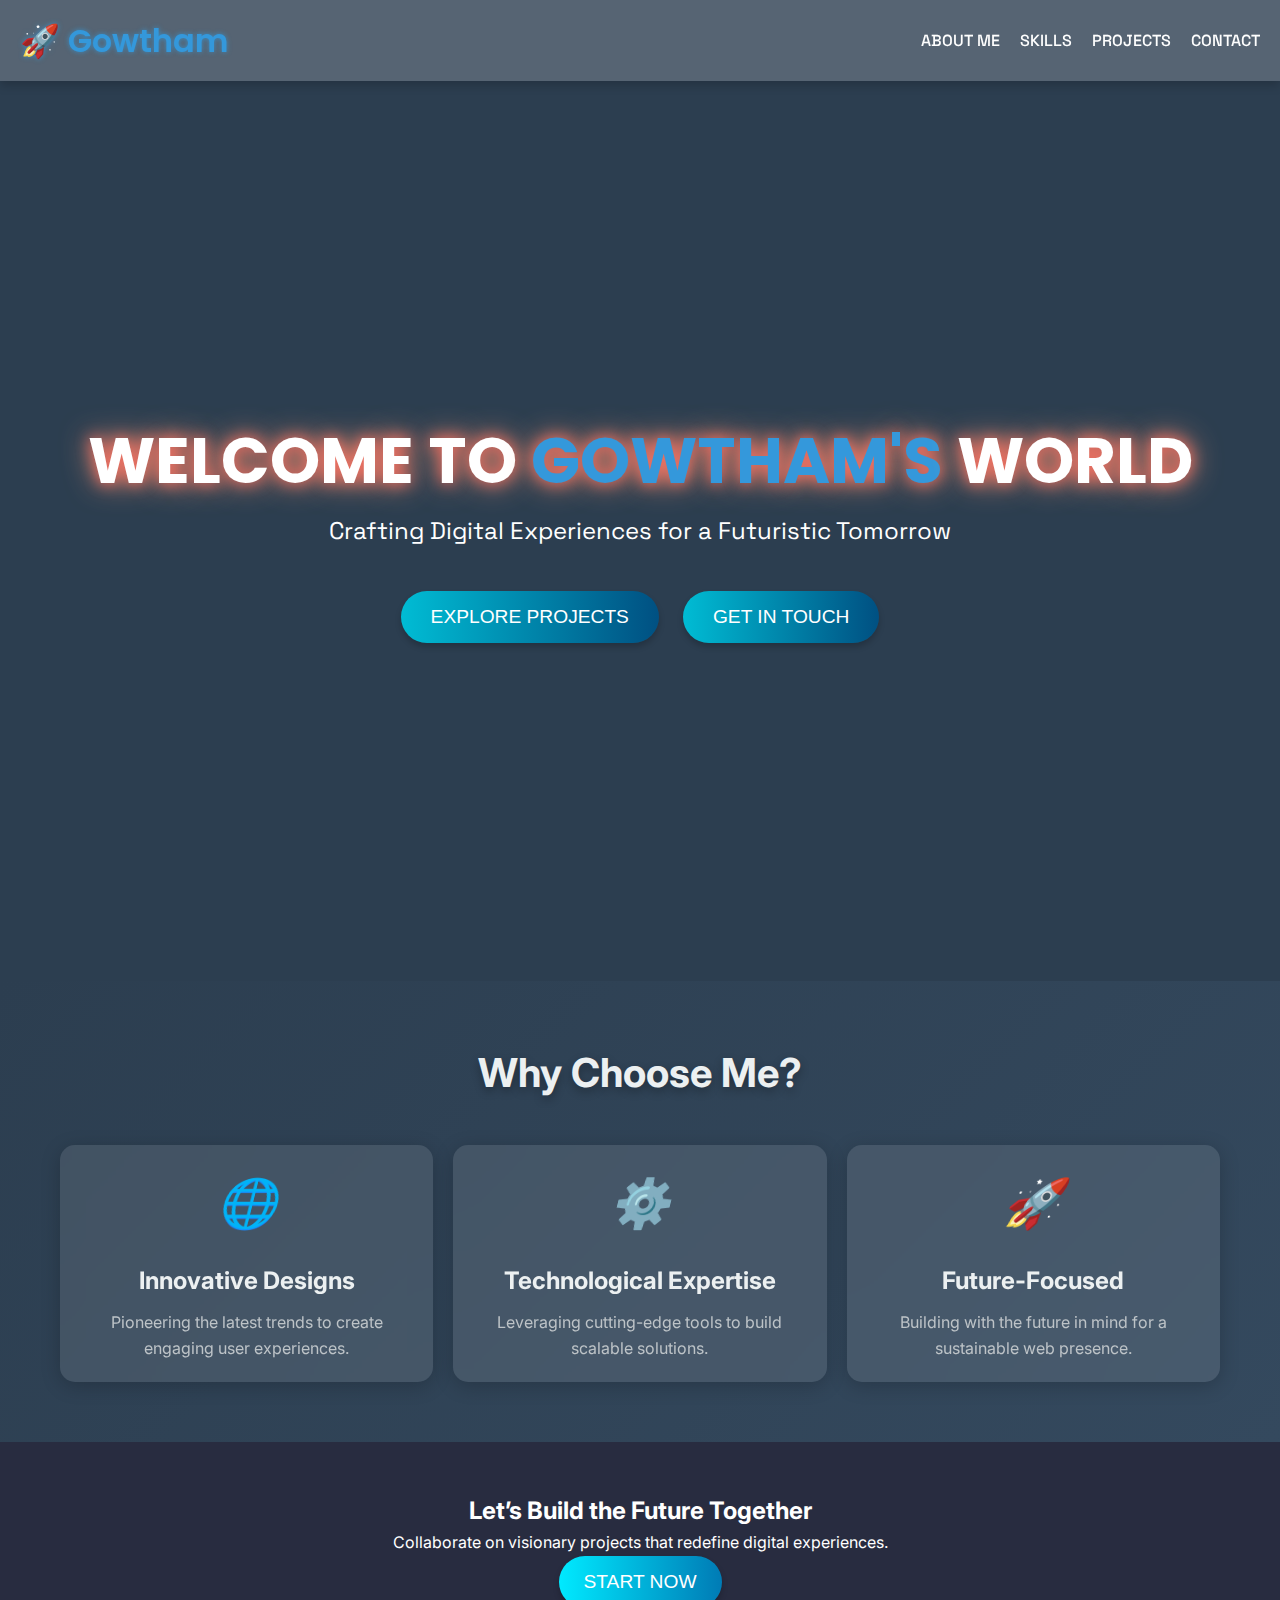
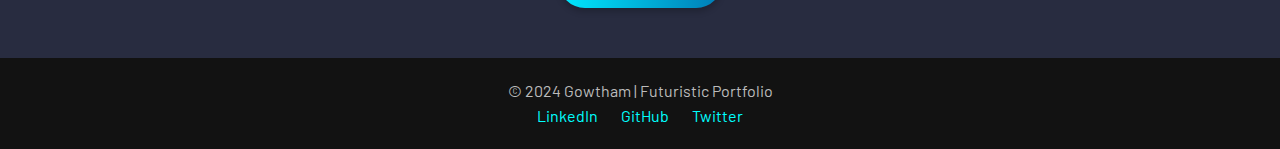
<file: index.html>
<!DOCTYPE html>
<html lang="en">
<head>
      <meta charset="UTF-8">
      <meta name="viewport" content="width=device-width, initial-scale=1.0">
      <title>Portfolio | Advanced Design</title>
      <link href="https://fonts.googleapis.com/css2?family=Poppins:wght@300;400;600&display=swap" rel="stylesheet">
      <link rel="stylesheet" href="style.css">
    <script src="script.js" defer></script>
</head>
<body>
    <!-- Particle Background -->
    <div id="particles-js"></div>

    <!-- Header -->
    <header>
        <nav>
            <div class="logo">🚀 Gowtham</div>
            <ul>
                <li><a href="about.html">About Me</a></li>
                <li><a href="skills.html">Skills</a></li>
                <li><a href="projects.html">Projects</a></li>
                <li><a href="contact.html">Contact</a></li>
            </ul>
        </nav>
    </header>

    <!-- Hero Section -->
    <section class="hero">
      <div class="hero-content">
          <h1 class="glow-text">Welcome to <span>Gowtham's</span> World</h1>
          <p class="glow-subtext">Crafting Digital Experiences for a Futuristic Tomorrow</p>
          <div class="hero-buttons">
              <button class="cta-button"><a href="projects.html">Explore Projects</a></button>
              <button class="cta-button"><a href="contact.html">Get in Touch</a></button>
          </div>
      </div>
      <div class="floating-spheres">
          <div class="sphere"></div>
          <div class="sphere"></div>
          <div class="sphere"></div>
      </div>
  </section>

  <!-- Highlights Section -->
<section class="highlights">
    <div class="container">
        <h2 class="section-title">Why Choose Me?</h2>
        <div class="highlight-grid">
            <div class="highlight-card">
                <div class="icon-wrapper">
                    <i class="icon">🌐</i>
                </div>
                <h3>Innovative Designs</h3>
                <p>Pioneering the latest trends to create engaging user experiences.</p>
            </div>
            <div class="highlight-card">
                <div class="icon-wrapper">
                    <i class="icon">⚙️</i>
                </div>
                <h3>Technological Expertise</h3>
                <p>Leveraging cutting-edge tools to build scalable solutions.</p>
            </div>
            <div class="highlight-card">
                <div class="icon-wrapper">
                    <i class="icon">🚀</i>
                </div>
                <h3>Future-Focused</h3>
                <p>Building with the future in mind for a sustainable web presence.</p>
            </div>
        </div>
    </div>
</section>
  <!-- Call to Action -->
  <section class="cta">
      <h2>Let’s Build the Future Together</h2>
      <p>Collaborate on visionary projects that redefine digital experiences.</p>
      <button class="cta-button"><a href="contact.html">Start Now</a></button>
  </section>

  <!-- Footer -->
  <footer>
      <p>&copy; 2024 Gowtham | Futuristic Portfolio</p>
      <div class="social-links">
          <a href="#">LinkedIn</a>
          <a href="#">GitHub</a>
          <a href="#">Twitter</a>
      </div>
  </footer>
</body>
</html>
</file>
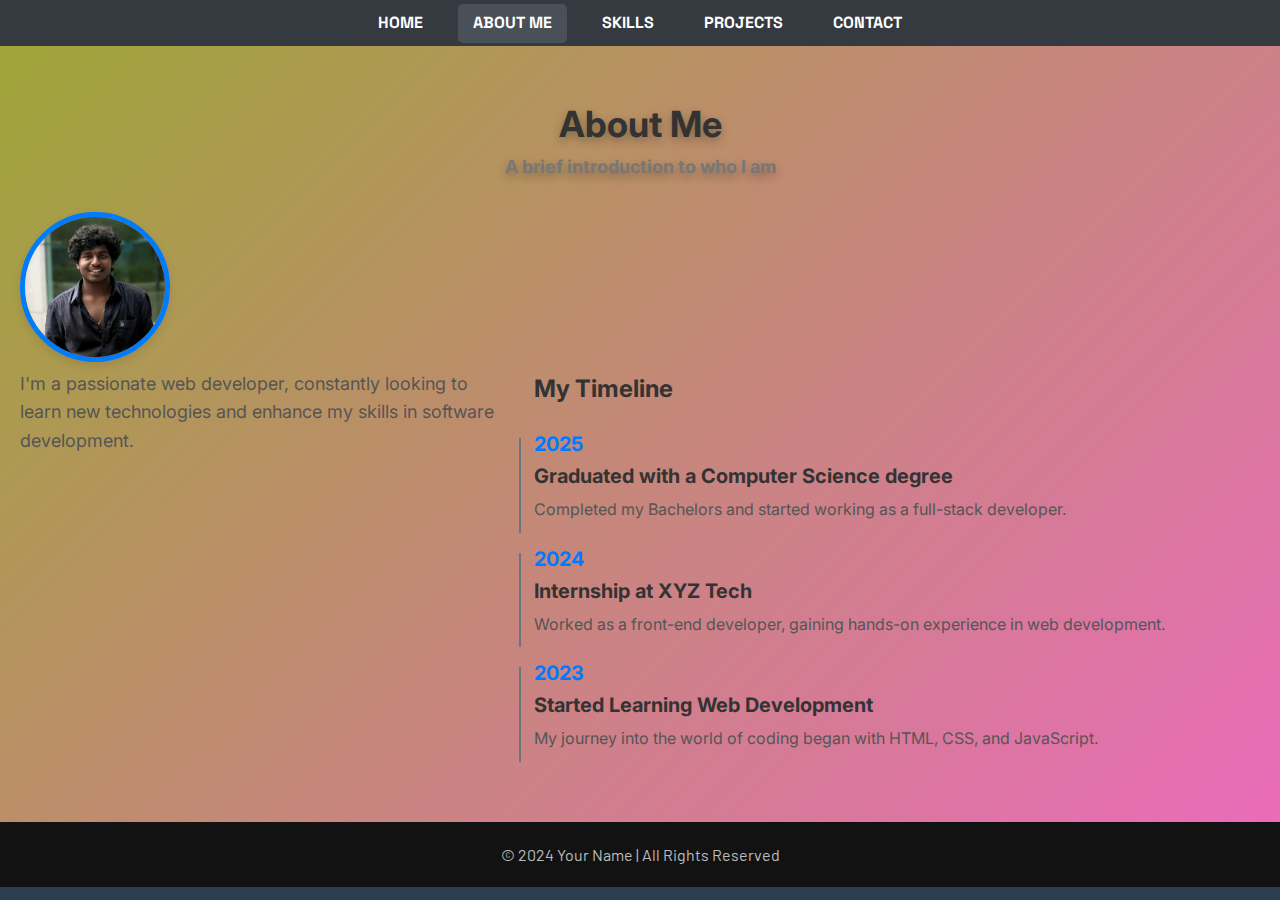
<file: about.html>
<!DOCTYPE html>
<html lang="en">
<head>
    <meta charset="UTF-8">
    <meta name="viewport" content="width=device-width, initial-scale=1.0">
    <title>About Me</title>
    <link rel="stylesheet" href="style.css">
    <script src="script.js" defer></script>
</head>
<body>
    <bg color 
    <!-- Navigation Bar -->
    <nav class="navbar">
        <ul>
            <li><a href="index.html">Home</a></li>
            <li><a href="about.html" class="active">About Me</a></li>
            <li><a href="skills.html">Skills</a></li>
            <li><a href="projects.html">Projects</a></li>
            <li><a href="contact.html">Contact</a></li>
        </ul>
    </nav>
   
<!-- Timeline Section -->
    <section class="about" id="about">
        <div class="section-title">
          <h2>About Me</h2>
          <p>A brief introduction to who I am</p>
        </div>
        <img src="a1.jpeg" alt="Profile Photo" class="timeline-photo">
        <div class="about-container">
          <div class="about-text">
            <p>I'm a passionate web developer, constantly looking to learn new technologies and enhance my skills in software development.</p>
          </div>
      
          <div class="timeline">
            <h3>My Timeline</h3>
            <ul>
              <li>
                <span class="date">2025</span>
                <div class="event">
                  <h4>Graduated with a Computer Science degree</h4>
                  <p>Completed my Bachelors and started working as a full-stack developer.</p>
                </div>
              </li>
              <li>
                <span class="date">2024</span>
                <div class="event">
                  <h4>Internship at XYZ Tech</h4>
                  <p>Worked as a front-end developer, gaining hands-on experience in web development.</p>
                </div>
              </li>
              <li>
                <span class="date">2023</span>
                <div class="event">
                  <h4>Started Learning Web Development</h4>
                  <p>My journey into the world of coding began with HTML, CSS, and JavaScript.</p>
                </div>
              </li>
            </ul>
          </div>
        </div>
      </section>
      

    <!-- Footer -->
    <footer>
        <p>&copy; 2024 Your Name | All Rights Reserved</p>
    </footer>
</body>
</html>
</file>
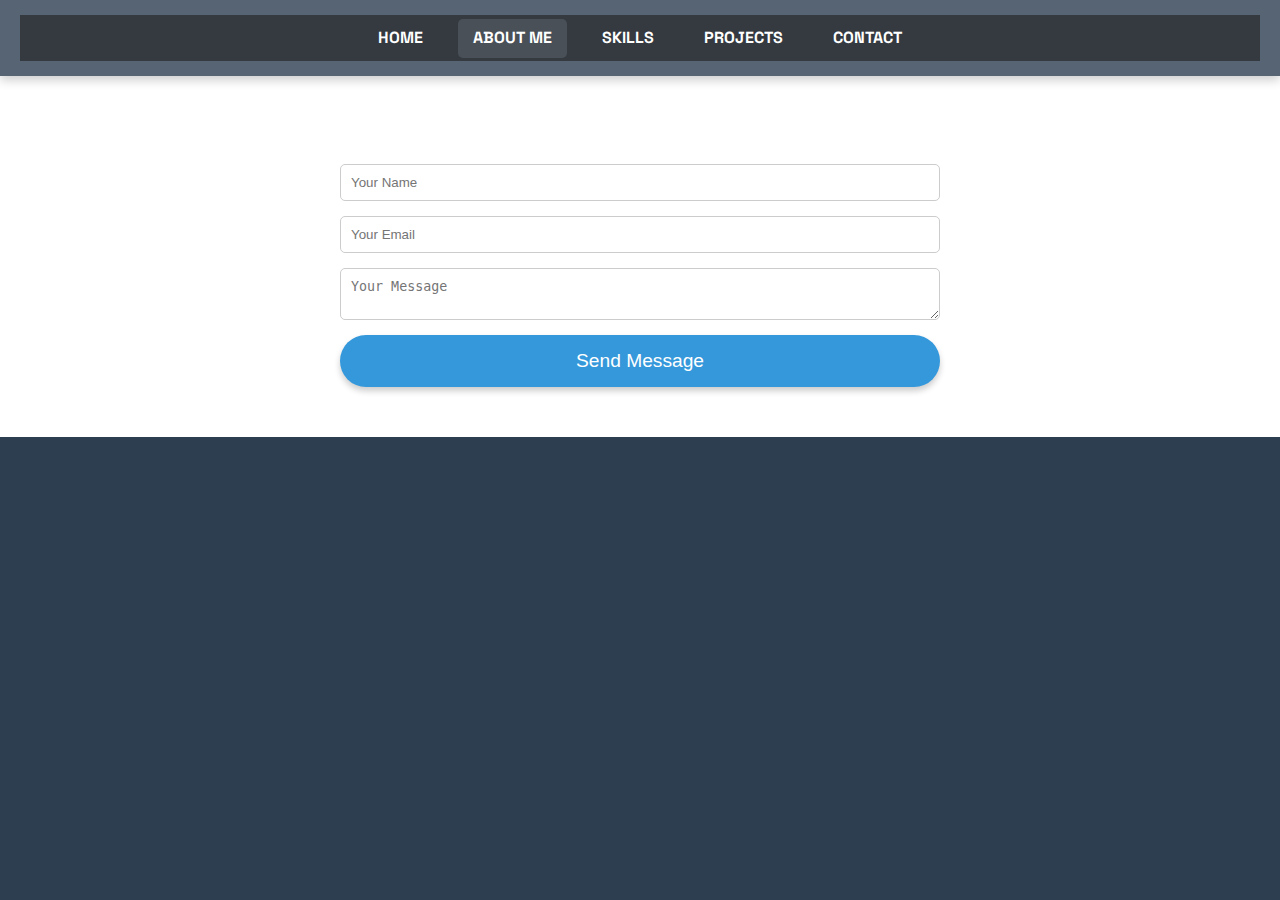
<file: contact.html>
<!DOCTYPE html>
<html lang="en">
<head>
    <meta charset="UTF-8">
    <meta name="viewport" content="width=device-width, initial-scale=1.0">
    <title>Portfolio | Contact</title>
    <link rel="stylesheet" href="style.css">
</head>
<body>
    <header>
        <nav class="navbar">
            <ul>
                <li><a href="index.html">Home</a></li>
                <li><a href="about.html" class="active">About Me</a></li>
                <li><a href="skills.html">Skills</a></li>
                <li><a href="projects.html">Projects</a></li>
                <li><a href="contact.html">Contact</a></li>
            </ul>
        </nav>
    </header>
    <section class="contact">
        <h2>Contact Me</h2>
        <form id="contact-form">
            <input type="text" name="name" placeholder="Your Name" required>
            <input type="email" name="email" placeholder="Your Email" required>
            <textarea name="message" placeholder="Your Message" required></textarea>
            <button type="submit">Send Message</button>
        </form>
    </section>
</body>
</html>
</file>
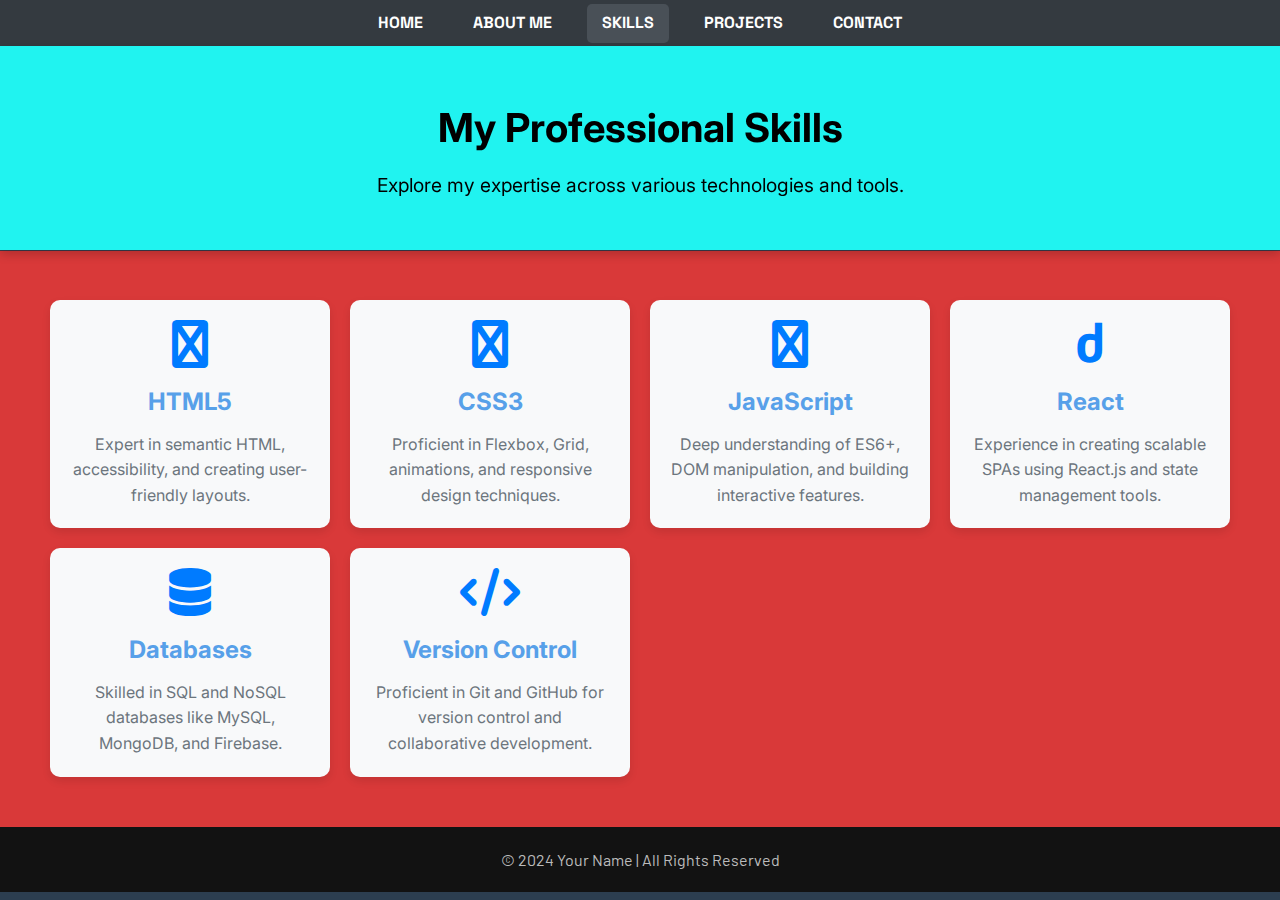
<file: skills.html>
<!DOCTYPE html>
<html lang="en">
<head>
    <meta charset="UTF-8">
    <meta name="viewport" content="width=device-width, initial-scale=1.0">
    <title>Skills</title>
    <link rel="stylesheet" href="style.css">
    <script src="script.js" defer></script>
    <link rel="stylesheet" href="https://cdnjs.cloudflare.com/ajax/libs/font-awesome/6.0.0-beta3/css/all.min.css">
</head>
<body>
    <!-- Navigation Bar -->
    <nav class="navbar">
        <ul>
            <li><a href="index.html">Home</a></li>
            <li><a href="about.html">About Me</a></li>
            <li><a href="skills.html" class="active">Skills</a></li>
            <li><a href="projects.html">Projects</a></li>
            <li><a href="contact.html">Contact</a></li>
        </ul>
    </nav>

    <!-- Skills Section -->
    <header class="skills-hero">
        <h1>My Professional Skills</h1>
        <p>Explore my expertise across various technologies and tools.</p>
    </header>

    <section class="skills-grid">
        <div class="skill-card">
            <i class="skill-icon fa fa-html5"></i>
            <h3>HTML5</h3>
            <p>Expert in semantic HTML, accessibility, and creating user-friendly layouts.</p>
        </div>
        <div class="skill-card">
            <i class="skill-icon fa fa-css3-alt"></i>
            <h3>CSS3</h3>
            <p>Proficient in Flexbox, Grid, animations, and responsive design techniques.</p>
        </div>
        <div class="skill-card">
            <i class="skill-icon fa fa-js"></i>
            <h3>JavaScript</h3>
            <p>Deep understanding of ES6+, DOM manipulation, and building interactive features.</p>
        </div>
        <div class="skill-card">
            <i class="skill-icon fa fa-react"></i>
            <h3>React</h3>
            <p>Experience in creating scalable SPAs using React.js and state management tools.</p>
        </div>
        <div class="skill-card">
            <i class="skill-icon fa fa-database"></i>
            <h3>Databases</h3>
            <p>Skilled in SQL and NoSQL databases like MySQL, MongoDB, and Firebase.</p>
        </div>
        <div class="skill-card">
            <i class="skill-icon fa fa-code"></i>
            <h3>Version Control</h3>
            <p>Proficient in Git and GitHub for version control and collaborative development.</p>
        </div>
    </section>

    <!-- Footer -->
    <footer>
        <p>&copy; 2024 Your Name | All Rights Reserved</p>
    </footer>
</body>
</html>
</file>
<file: style.css>
@import url('https://fonts.googleapis.com/css2?family=Barlow:wght@300;500&family=Fugaz+One&family=Inter:wght@300;500&family=Poppins:wght@400;700&family=Space+Grotesk:wght@400;600&display=swap');

/* General Styles */
* {
      margin: 0;
      padding: 0;
      box-sizing: border-box;
  }
  
  body {
      font-family: 'Inter', sans-serif;
      line-height: 1.6;
      background: #2c3e50; /* Static background color */
      color: #fff;
      height: 100vh;
  }  
  a {
      text-decoration: none;
      color: inherit;
  }
  .navbar {
    background: #343a40;
    color: #fff;
    padding: 10px 20px;
    display: flex;
    justify-content: center;
    position: sticky;
    top: 0;
    z-index: 1000;
}

.navbar ul {
    list-style: none;
    margin: 0;
    padding: 0;
    display: flex;
    gap: 20px;
}

.navbar li {
    display: inline;
}

.navbar a {
    text-decoration: none;
    color: #fff;
    font-weight: bold;
    padding: 8px 15px;
    border-radius: 5px;
    transition: background 0.3s ease;
}

.navbar a:hover {
    background: #495057;
}

.navbar .active {
    background: #495057;
}
  /* Header */
  header {
      position: sticky;
      top: 0;
      z-index: 1000;
      background: rgba(255, 255, 255, 0.1);
      backdrop-filter: blur(10px);
      box-shadow: 0 4px 10px rgba(0, 0, 0, 0.2);
      padding: 15px 20px;
      transition: background 0.3s ease;
  }
  
  header:hover {
      background: rgba(255, 255, 255, 0.2);
  }
  
  nav {
      display: flex;
      justify-content: space-between;
      align-items: center;
  }
  
  nav .logo {
      font-family: 'Poppins', sans-serif;
      font-size: 2em;
      font-weight: 600;
      color: #3498db;
      text-shadow: 0 0 5px rgba(52, 152, 219, 0.8);
      cursor: pointer;
      transition: transform 0.3s ease;
  }
  
  nav .logo:hover {
      transform: scale(1.1);
  }
  
  nav ul {
      list-style: none;
      display: flex;
      gap: 20px;
  }
  
  nav ul li a {
      font-family: 'Space Grotesk', sans-serif;
      font-size: 1em;
      color: #fff;
      font-weight: 500;
      text-transform: uppercase;
      padding-bottom: 5px;
      border-bottom: 2px solid transparent;
      transition: color 0.3s ease, border-bottom 0.3s ease;
  }
  
  nav ul li a:hover {
      color: #3498db;
      border-bottom: 2px solid #3498db;
  }
  .projects-header {
    text-align: center;
    padding: 50px 20px;
    background: linear-gradient(135deg, #343a40, #495057);
    color: #fff;
}

.projects-header h1 {
    font-size: 3em;
    margin-bottom: 10px;
}

.projects-header p {
    font-size: 1.2em;
}
  /* Hero Section */
  .hero {
      display: flex;
      justify-content: center;
      align-items: center;
      height: 100vh;
      text-align: center;
      background: transparent;
      color: #fff;
      padding: 0 20px;
  }
  .hero-content h1 {
      font-family: 'Poppins', sans-serif;
      font-size: 4em;
      font-weight: 700;
      color: #fff;
      text-transform: uppercase;
      text-shadow: 0 0 15px #ff6f61, 0 0 30px #ff9d76;
  }
  .hero-content h1 span {
      color: #3498db;
      animation: textGlow 3s infinite alternate;
  }
  
  .hero-content p {
      font-size: 1.5em;
      margin-bottom: 30px;
      font-family: 'Space Grotesk', sans-serif;
  }
  
  .hero-buttons .cta-button {
      display: inline-block;
      padding: 15px 30px;
      margin: 10px;
      font-size: 1.2em;
      color: #fff;
      background: linear-gradient(90deg, #00bcd4, #005082);
      border-radius: 30px;
      text-transform: uppercase;
      transition: transform 0.3s ease, box-shadow 0.3s ease;
      text-decoration: none;
  }
  
  .hero-buttons .cta-button.secondary {
      background: linear-gradient(90deg, #ff4081, #ff7961);
  }
  
  .hero-buttons .cta-button:hover {
      transform: translateY(-5px);
      box-shadow: 0 8px 15px rgba(0, 0, 0, 0.2);
  }
  
  /* Highlights Section */
  .highlights {
    padding: 60px 20px;
    background: linear-gradient(135deg, #2c3e50, #34495e);
    color: #fff;
    text-align: center;
}

.highlights .container {
    max-width: 1200px;
    margin: 0 auto;
}

.section-title {
    font-size: 2.5em;
    font-weight: 700;
    margin-bottom: 40px;
    color: #ecf0f1;
    text-shadow: 0 4px 10px rgba(0, 0, 0, 0.3);
}

.highlight-grid {
    display: grid;
    grid-template-columns: repeat(auto-fit, minmax(300px, 1fr));
    gap: 20px;
    padding: 0 20px;
}

.highlight-card {
    background: rgba(255, 255, 255, 0.1);
    backdrop-filter: blur(10px);
    border-radius: 15px;
    padding: 20px;
    box-shadow: 0 4px 20px rgba(0, 0, 0, 0.2);
    transition: transform 0.3s ease, box-shadow 0.3s ease;
}

.highlight-card:hover {
    transform: translateY(-10px);
    box-shadow: 0 10px 30px rgba(0, 0, 0, 0.4);
}

.icon-wrapper {
    font-size: 3em;
    margin-bottom: 20px;
    color: #1abc9c;
    transition: transform 0.3s ease, color 0.3s ease;
}

.highlight-card:hover .icon-wrapper {
    transform: rotate(360deg) scale(1.2);
    color: #16a085;
}

.highlight-card h3 {
    font-size: 1.5em;
    margin-bottom: 10px;
    color: #ecf0f1;
}

.highlight-card p {
    font-size: 1em;
    color: #bdc3c7;
    line-height: 1.6;
}
  
  /* CTA Section */
  .cta {
      padding: 50px;
      text-align: center;
      background: #282c40;
  }
  
  .cta-button {
      font-size: 1.2em;
      padding: 15px 25px;
      border-radius: 30px;
      color: #fff;
      background: linear-gradient(90deg, #00eaff, #007bb5);
      text-transform: uppercase;
      transition: background 0.3s ease;
  }
  
  .cta-button:hover {
      background: linear-gradient(90deg, #00bcd4, #004c6d);
  }
/* About Section */
.about {
    background: linear-gradient(135deg, #f4f12692, #ea6bb9);
    padding: 50px 20px;
  }
  
  .about .section-title {
    text-align: center;
    margin-bottom: 30px;
  }
  
  .about .section-title h2 {
    font-size: 36px;
    color: #333;
  }
  
  .about .section-title p {
    font-size: 18px;
    color: #777;
  }
  
  .about-container {
    display: flex;
    flex-direction: row;
    justify-content: space-between;
    gap: 30px;
  }
  
  .about-text {
    flex: 1;
    font-size: 18px;
    color: #555;
  }
  
  .timeline {
    flex: 1.5;
  }
  
  .timeline h3 {
    font-size: 24px;
    color: #333;
    margin-bottom: 20px;
  }
  
  .timeline ul {
    list-style-type: none;
    padding-left: 0;
  }
  
  .timeline li {
    margin-bottom: 20px;
    position: relative;
  }
  
  .timeline li:before {
    content: '';
    position: absolute;
    left: -15px;
    top: 10px;
    height: 100%;
    width: 2px;
    background-color: #6c757d;
  }
  .timeline-photo {
    width: 150px;
    height: 150px;
    border-radius: 50%;
    border: 5px solid #007bff;
    box-shadow: 0 4px 10px rgba(0, 0, 0, 0.1);
}
  .timeline .date {
    font-size: 20px;
    color: #007bff;
    font-weight: bold;
    margin-bottom: 5px;
  }
  
  .timeline .event h4 {
    font-size: 20px;
    color: #333;
    margin-bottom: 5px;
  }
  
  .timeline .event p {
    font-size: 16px;
    color: #555;
  }
  

/* Animations */
@keyframes slideIn {
    0% {
        transform: translateX(-100%);
        opacity: 0;
    }
    100% {
        transform: translateX(0);
        opacity: 1;
    }
}

/* Triggering Animation on Scroll */
.timeline-step.active {
    animation: slideIn 0.5s forwards;
}

/* Media Queries */
@media (max-width: 768px) {
    .timeline-roadmap {
        padding: 30px 10px;
    }

    .timeline-step {
        width: 100%;
    }

    .timeline-photo {
        width: 120px;
        height: 120px;
    }
}
/* Skills Hero Section */
.skills-hero {
    text-align: center;
    padding: 50px 20px;
    background-color: #20f3f0;
    color: #44f34d;
}

.skills-hero h1 {
    font-size: 2.5em;
    margin-bottom: 10px;
    color: #000000;
}

.skills-hero p {
    font-size: 1.2em;
    color: #000000;
}

/* Skills Grid Section */
.skills-grid {
    display: grid;
    grid-template-columns: repeat(auto-fit, minmax(250px, 1fr));
    gap: 20px;
    padding: 50px;
    background-color: #d93939;
}

.skill-card {
    background-color: #f8f9fa;
    text-align: center;
    padding: 20px;
    border-radius: 10px;
    box-shadow: 0 4px 8px rgba(0, 0, 0, 0.1);
    transition: transform 0.3s ease, box-shadow 0.3s ease;
}

.skill-card:hover {
    transform: translateY(-10px);
    box-shadow: 0 8px 16px rgb(36, 217, 214);
}

.skill-icon {
    font-size: 3em;
    color: #007bff;
    margin-bottom: 15px;
}

.skill-card h3 {
    font-size: 1.5em;
    margin-bottom: 10px;
    color: #57a0e9;
}

.skill-card p {
    font-size: 1em;
    color: #6c757d;
}

/* Media Queries for Responsiveness */
@media (max-width: 768px) {
    .skills-hero {
        padding: 30px 10px;
    }

    .skills-grid {
        padding: 30px 10px;
    }

    .skill-card {
        padding: 15px;
    }

    .skill-icon {
        font-size: 2.5em;
    }
}
  /* Projects Section */
  .projects-grid {
    display: grid;
    grid-template-columns: repeat(auto-fit, minmax(300px, 1fr));
    gap: 20px;
    padding: 40px 20px;
}

.project-card {
    background: #fff;
    border-radius: 10px;
    box-shadow: 0 4px 10px rgba(0, 0, 0, 0.1);
    overflow: hidden;
    transition: transform 0.3s ease, box-shadow 0.3s ease;
}

.project-card:hover {
    transform: translateY(-10px);
    box-shadow: 0 8px 20px rgba(0, 0, 0, 0.2);
}

.project-card img {
    width: 100%;
    height: 200px;
    object-fit: cover;
}

.project-info {
    padding: 20px;
    text-align: center;
}

.project-info h3 {
    font-size: 1.5em;
    color: #343a40;
    margin-bottom: 10px;
}

.project-info p {
    font-size: 1em;
    color: #666;
    margin-bottom: 15px;
}

.btn {
    display: inline-block;
    padding: 10px 20px;
    background: #495057;
    color: #fff;
    border-radius: 5px;
    text-decoration: none;
    transition: background 0.3s ease, transform 0.3s ease;
}

.btn:hover {
    background: #343a40;
    transform: scale(1.1);
}
/* Projects Container */
.projects-container {
    display: flex;
    flex-wrap: wrap;
    gap: 20px;
    padding: 40px 20px;
    justify-content: center;
}

.project-card {
    background: #fff;
    border-radius: 10px;
    box-shadow: 0 4px 20px rgba(0, 0, 0, 0.1);
    overflow: hidden;
    width: 300px;
    transition: transform 0.3s ease, box-shadow 0.3s ease;
}

.project-card:hover {
    transform: translateY(-10px);
    box-shadow: 0 8px 30px rgba(0, 0, 0, 0.2);
}

.project-card img {
    width: 100%;
    height: 180px;
    object-fit: cover;
}
.project-card2 {
    background: #fff;
    border-radius: 10px;
    box-shadow: 0 4px 20px rgba(0, 0, 0, 0.1);
    overflow: hidden;
    width: 300px;
    transition: transform 0.3s ease, box-shadow 0.3s ease;
}

.project-card:hover {
    transform: translateY(-10px);
    box-shadow: 0 8px 30px rgba(0, 0, 0, 0.2);
}

.project-card img {
    width: 100%;
    height: 180px;
    object-fit: cover;
}

.card-content {
    padding: 20px;
    text-align: center;
}

.card-content h3 {
    font-size: 1.5em;
    margin-bottom: 10px;
    color: #16a085;
}

.card-content p {
    font-size: 1em;
    margin-bottom: 20px;
    color: #666;
}

.card-content .btn {
    padding: 10px 20px;
    background: #16a085;
    color: #fff;
    border-radius: 5px;
    text-decoration: none;
    transition: background 0.3s ease, transform 0.3s ease;
}

.card-content .btn:hover {
    background: #1abc9c;
    transform: scale(1.1);
}
  
  /* Contact Section */
  .contact {
      padding: 50px 20px;
      text-align: center;
      background-color: #fff;
      animation: bounceIn 2s ease-in-out;
  }
  
  form {
      max-width: 600px;
      margin: 0 auto;
      display: flex;
      flex-direction: column;
      animation: zoomIn 1.5s ease-in-out;
  }
  
  input, textarea {
      padding: 10px;
      margin-bottom: 15px;
      border: 1px solid #ccc;
      border-radius: 5px;
      transition: transform 0.3s ease;
  }
  
  input:focus, textarea:focus {
      transform: scale(1.05);
      border-color: #50b3a2;
  }
  
  button {
      padding: 15px 30px;
      font-size: 1.2em;
      background-color: #3498db;
      color: #fff;
      border: none;
      cursor: pointer;
      border-radius: 30px;
      box-shadow: 0 4px 6px rgba(0, 0, 0, 0.2);
      transition: background 0.3s ease, transform 0.3s ease;
  }
  
  button:hover {
      background-color: #2980b9;
      transform: scale(1.1);
  }

  
  /* Footer */
  footer {
      font-family: 'Barlow', sans-serif;
      font-size: 1em;
      color: #bbb;
      text-align: center;
      padding: 20px;
      background-color: #121212;
  }
  
  footer .social-links a {
      color: #00ffff;
      margin: 0 10px;
      text-decoration: none;
  }
  
  footer .social-links a:hover {
      text-decoration: underline;
  }
  
  /* Keyframes for Animations */
  @keyframes gradientAnimation {
    0% {
        background: linear-gradient(45deg, #2c3e50, #4e5b6e, #3498db);
    }
    100% {
        background: linear-gradient(45deg, #4e5b6e, #3498db, #2c3e50);
    }
}

@keyframes textGlow {
    0% {
        text-shadow: 0 0 10px #3498db, 0 0 20px #3498db, 0 0 30px #3498db;
    }
    100% {
        text-shadow: 0 0 20px #3498db, 0 0 30px #3498db, 0 0 40px #3498db;
    }
}
  
  @keyframes fadeInDown {
      from { opacity: 0; transform: translateY(-50px); }
      to { opacity: 1; transform: translateY(0); }
  }
  
  @keyframes popIn {
      0% { transform: scale(0.5); opacity: 0; }
      100% { transform: scale(1); opacity: 1; }
  }
  
  @keyframes fadeInRight {
      from { opacity: 0; transform: translateX(50px); }
      to { opacity: 1; transform: translateX(0); }
  }
  
  @keyframes rotateIn {
      from { transform: rotateY(-90deg); opacity: 0; }
      to { transform: rotateY(0); opacity: 1; }
  }
  
  @keyframes slideInRight {
      from { transform: translateX(100px); opacity: 0; }
      to { transform: translateX(0); opacity: 1; }
  }
  
  @keyframes zoomIn {
      from { transform: scale(0.8); opacity: 0; }
      to { transform: scale(1); opacity: 1; }
  }
  
  @keyframes pulse {
      0% { transform: scale(1); }
      50% { transform: scale(1.1); }
      100% { transform: scale(1); }
  }
  
  @keyframes float {
      0%, 100% { transform: translateY(0); }
      50% { transform: translateY(-10px); }
  }
  
  @keyframes bounceIn {
      0%, 20%, 40%, 60%, 80%, 100% {
          transform: translateY(0);
      }
      50% {
          transform: translateY(-20px);
      }
  }
 /* Mobile Responsiveness */
 @media (max-width: 768px) {
      nav ul {
          flex-direction: column;
          background: rgba(255, 255, 255, 0.1);
          padding: 10px 0;
          border-radius: 10px;
      }
  }
</file>
